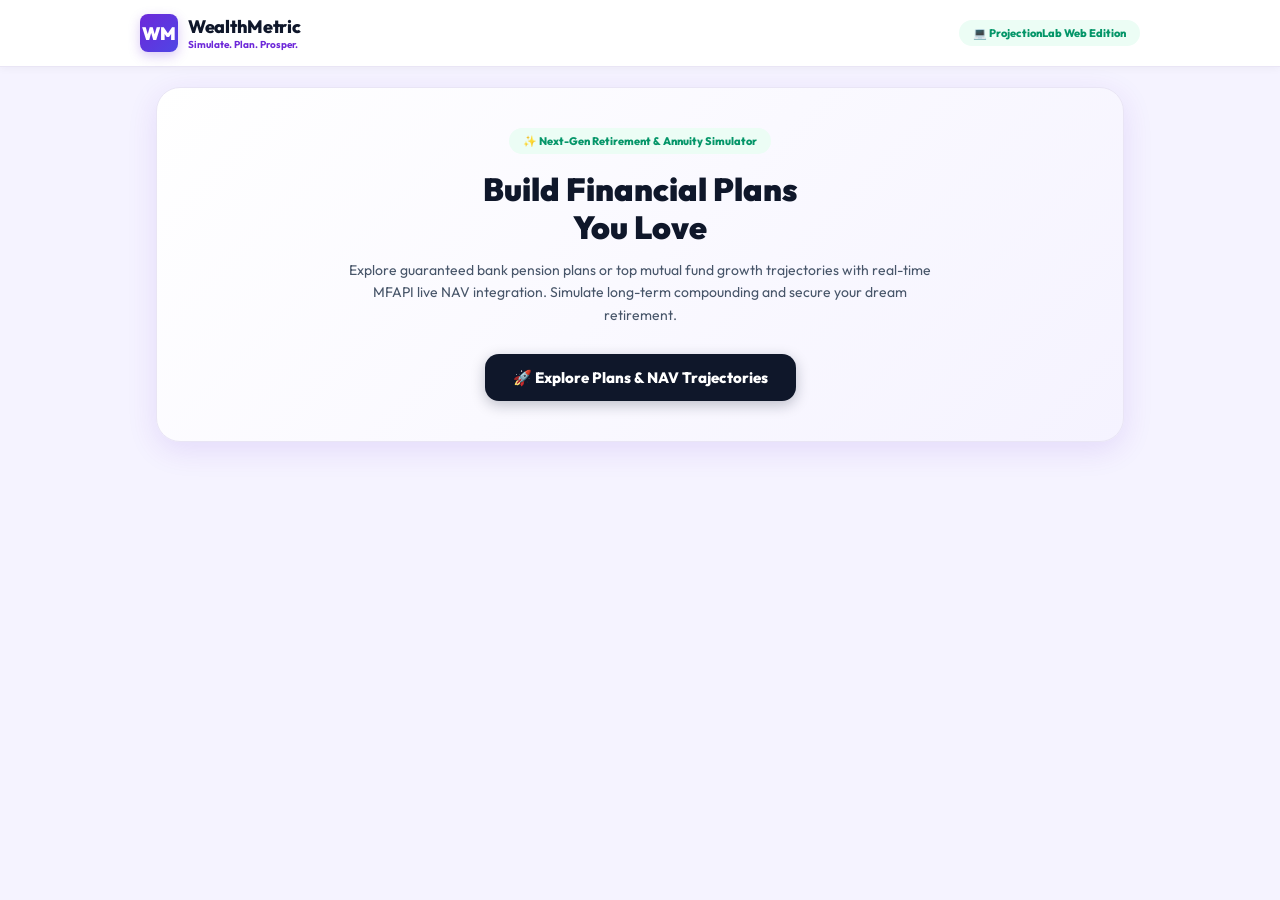
<file: index.html>
<!DOCTYPE html>
<html lang="en">
<head>
    <meta charset="UTF-8">
    <meta name="viewport" content="width=device-width, initial-scale=1.0">
    <title>WealthMetric - Simulate. Plan. Prosper.</title>
    <meta name="description" content="WealthMetric - Next-Gen Retirement & Annuity Simulator with Real-Time MFAPI Integration">
    <link rel="preconnect" href="https://fonts.googleapis.com">
    <link rel="preconnect" href="https://fonts.gstatic.com" crossorigin>
    <link href="https://fonts.googleapis.com/css2?family=Outfit:wght@300;400;500;600;700;800;900&display=swap" rel="stylesheet">
    <style>
        /* WealthMetric ProjectionLab Light Theme - 100% Embedded Single-File Bundle */
        :root {
            --app-bg: #F5F3FF;
            --card-surface: #FFFFFF;
            --card-surface-variant: #F3E8FF;
            --card-border: #E9E5F5;
            --surface-highlight: #EDE9FE;

            --text-primary: #0F172A;
            --text-secondary: #475569;
            --text-muted: #94A3B8;

            --purple-accent: #8B5CF6;
            --purple-dark: #6D28D9;
            --purple-light: #C4B5FD;
            --purple-container: #F3E8FF;

            --indigo-accent: #6366F1;
            --indigo-dark: #4F46E5;
            --indigo-light: #818CF8;
            --indigo-container: #EEF2FF;

            --emerald-primary: #10B981;
            --emerald-light: #34D399;
            --emerald-dark: #059669;
            --emerald-container: #ECFDF5;

            --cyan-accent: #06B6D4;
            --cyan-container: #CFFAFE;

            --rose-loss: #DC2626;
            --rose-container: rgba(220, 38, 38, 0.12);

            --dark-button: #0F172A;
            --dark-button-hover: #1E293B;

            --radius-sm: 8px;
            --radius-md: 14px;
            --radius-lg: 18px;
            --radius-xl: 24px;

            --shadow-soft: 0 4px 20px -2px rgba(109, 40, 217, 0.08);
            --shadow-card: 0 2px 12px rgba(15, 23, 42, 0.06);
            --shadow-elevated: 0 8px 30px rgba(109, 40, 217, 0.12);
        }

        * {
            box-sizing: border-box;
            margin: 0;
            padding: 0;
            font-family: 'Outfit', sans-serif;
        }

        body {
            background-color: var(--app-bg);
            color: var(--text-primary);
            min-height: 100vh;
            display: flex;
            flex-direction: column;
        }

        /* TOP APP BAR */
        .top-bar {
            background: #FFFFFF;
            border-bottom: 1px solid var(--card-border);
            padding: 14px 24px;
            position: sticky;
            top: 0;
            z-index: 100;
            box-shadow: 0 2px 8px rgba(15, 23, 42, 0.04);
        }

        .top-bar-container {
            max-width: 1000px;
            margin: 0 auto;
            display: flex;
            justify-content: space-between;
            align-items: center;
        }

        .brand-title {
            display: flex;
            align-items: center;
            gap: 10px;
            cursor: pointer;
        }

        .brand-icon-box {
            width: 38px;
            height: 38px;
            background: linear-gradient(135deg, var(--purple-dark), var(--indigo-dark));
            border-radius: var(--radius-sm);
            color: #FFFFFF;
            display: flex;
            align-items: center;
            justify-content: center;
            font-weight: 900;
            font-size: 18px;
            box-shadow: 0 4px 12px rgba(109, 40, 217, 0.25);
        }

        .brand-text h1 {
            font-size: 18px;
            font-weight: 800;
            color: var(--text-primary);
            letter-spacing: -0.3px;
        }

        .brand-text p {
            font-size: 10px;
            color: var(--purple-dark);
            font-weight: 700;
        }

        /* MAIN VIEW CONTAINER */
        .main-wrapper {
            max-width: 1000px;
            margin: 0 auto;
            width: 100%;
            padding: 20px 16px;
            flex: 1;
        }

        /* STEP BREADCRUMB HEADER */
        .breadcrumb-banner {
            background: var(--card-surface);
            border: 1px solid var(--card-border);
            border-radius: var(--radius-md);
            padding: 12px 18px;
            display: flex;
            justify-content: space-between;
            align-items: center;
            margin-bottom: 20px;
            box-shadow: var(--shadow-card);
        }

        .breadcrumb-tag {
            font-size: 10px;
            font-weight: 900;
            color: var(--purple-dark);
            letter-spacing: 0.5px;
            background: var(--purple-container);
            padding: 4px 8px;
            border-radius: 6px;
        }

        .btn-icon-back {
            background: var(--card-surface-variant);
            color: var(--purple-dark);
            border: 1px solid var(--card-border);
            padding: 6px 14px;
            border-radius: var(--radius-sm);
            font-size: 12px;
            font-weight: 700;
            cursor: pointer;
            display: inline-flex;
            align-items: center;
            gap: 6px;
            transition: all 0.15s ease;
        }

        .btn-icon-back:hover {
            background: var(--purple-light);
        }

        /* STEP 0: WELCOME LANDING CARD */
        .welcome-hero {
            background: linear-gradient(135deg, #FFFFFF 0%, #F5F3FF 100%);
            border: 1px solid var(--card-border);
            border-radius: var(--radius-xl);
            padding: 40px 24px;
            text-align: center;
            box-shadow: var(--shadow-elevated);
        }

        .hero-pill {
            display: inline-flex;
            align-items: center;
            gap: 6px;
            background: var(--emerald-container);
            color: var(--emerald-dark);
            padding: 6px 14px;
            border-radius: 20px;
            font-size: 11px;
            font-weight: 800;
            margin-bottom: 16px;
        }

        .hero-h1 {
            font-size: 32px;
            font-weight: 900;
            color: var(--text-primary);
            line-height: 1.2;
            margin-bottom: 12px;
        }

        .hero-desc {
            font-size: 14px;
            color: var(--text-secondary);
            max-width: 600px;
            margin: 0 auto 28px;
            line-height: 1.6;
        }

        .btn-dark-primary {
            background: var(--dark-button);
            color: #FFFFFF;
            border: none;
            padding: 14px 28px;
            font-size: 15px;
            font-weight: 800;
            border-radius: var(--radius-md);
            cursor: pointer;
            display: inline-flex;
            align-items: center;
            justify-content: center;
            gap: 8px;
            box-shadow: 0 4px 14px rgba(15, 23, 42, 0.25);
            transition: all 0.15s ease;
        }

        .btn-dark-primary:hover {
            background: var(--dark-button-hover);
            transform: translateY(-1px);
        }

        /* STEP 1: CATEGORY TAB SELECTOR */
        .plan-category-selector {
            background: var(--card-surface);
            border: 1px solid var(--card-border);
            border-radius: var(--radius-lg);
            padding: 14px;
            margin-bottom: 20px;
            box-shadow: var(--shadow-card);
        }

        .selector-grid {
            display: grid;
            grid-template-columns: 1fr 1fr;
            gap: 8px;
            background: var(--card-surface-variant);
            padding: 4px;
            border-radius: var(--radius-md);
        }

        .sel-tab {
            background: transparent;
            border: 1px solid transparent;
            padding: 10px;
            border-radius: var(--radius-sm);
            color: var(--text-secondary);
            cursor: pointer;
            display: flex;
            flex-direction: column;
            align-items: center;
            transition: all 0.2s ease;
        }

        .sel-tab.active {
            background: var(--card-surface);
            border-color: rgba(139, 92, 246, 0.4);
            color: var(--purple-dark);
            box-shadow: 0 2px 8px rgba(109, 40, 217, 0.1);
        }

        .sel-tab h4 { font-size: 13px; font-weight: 800; }
        .sel-tab span { font-size: 10px; color: var(--text-muted); }

        /* AMC PROVIDER FILTER CHIPS */
        .amc-chips-row {
            display: flex;
            gap: 8px;
            margin-bottom: 16px;
        }

        .chip-btn {
            background: var(--card-surface-variant);
            border: 1px solid transparent;
            color: var(--text-secondary);
            padding: 8px 16px;
            border-radius: 12px;
            font-size: 12px;
            font-weight: 700;
            cursor: pointer;
            flex: 1;
            transition: all 0.2s ease;
        }

        .chip-btn.active {
            background: var(--purple-container);
            color: var(--purple-dark);
            border-color: var(--purple-accent);
        }

        /* CARDS LIST */
        .cards-column {
            display: flex;
            flex-direction: column;
            gap: 14px;
        }

        .item-card {
            background: var(--card-surface);
            border: 1px solid var(--card-border);
            border-radius: var(--radius-lg);
            padding: 16px;
            box-shadow: var(--shadow-card);
            transition: all 0.15s ease;
            cursor: pointer;
        }

        .item-card:hover {
            border-color: var(--purple-accent);
            transform: translateY(-2px);
            box-shadow: var(--shadow-soft);
        }

        .badge-pill {
            display: inline-flex;
            align-items: center;
            padding: 3px 8px;
            border-radius: 6px;
            font-size: 10px;
            font-weight: 800;
        }

        .badge-purple { background: var(--purple-container); color: var(--purple-dark); }
        .badge-emerald { background: var(--emerald-container); color: var(--emerald-dark); }

        /* STEP 2: FULL-PAGE DETAILED VIEW */
        .live-nav-card {
            background: var(--app-bg);
            border: 1px solid var(--card-border);
            border-radius: var(--radius-lg);
            padding: 18px;
            margin-bottom: 16px;
        }

        .cagr-grid-4 {
            display: grid;
            grid-template-columns: repeat(4, 1fr);
            gap: 8px;
            margin-bottom: 16px;
        }

        .cagr-card-tile {
            padding: 10px 6px;
            border-radius: 12px;
            text-align: center;
        }

        .cagr-card-tile p { font-size: 9px; color: var(--text-secondary); margin-bottom: 2px; }
        .cagr-card-tile h4 { font-size: 13px; font-weight: 900; }

        .allocation-bar {
            display: flex;
            height: 8px;
            border-radius: 4px;
            overflow: hidden;
            background: var(--card-surface-variant);
            margin-top: 4px;
        }

        /* CANVAS INTERACTIVE GRAPH */
        .graph-container-card {
            background: var(--card-surface);
            border: 1px solid var(--card-border);
            border-radius: var(--radius-lg);
            padding: 16px;
            margin-bottom: 16px;
            box-shadow: var(--shadow-card);
        }

        .graph-tooltip-banner {
            background: var(--purple-container);
            border: 1px solid var(--purple-accent);
            border-radius: 10px;
            padding: 6px 12px;
            display: flex;
            justify-content: space-between;
            align-items: center;
            font-size: 11px;
            font-weight: 800;
            color: var(--purple-dark);
            margin-bottom: 10px;
        }

        canvas {
            width: 100%;
            height: 180px;
            display: block;
        }

        /* HISTORICAL SCHEDULE TABLE */
        .table-card-box {
            background: var(--card-surface);
            border: 1px solid var(--card-border);
            border-radius: var(--radius-lg);
            padding: 16px;
            margin-bottom: 20px;
            box-shadow: var(--shadow-card);
        }

        .table-scroll-container {
            max-height: 150px;
            overflow-y: auto;
            border-radius: var(--radius-sm);
            border: 1px solid var(--card-border);
        }

        table {
            width: 100%;
            border-collapse: collapse;
            font-size: 11px;
        }

        th {
            background: var(--card-surface-variant);
            color: var(--text-primary);
            font-weight: 800;
            padding: 6px 10px;
            text-align: left;
            position: sticky;
            top: 0;
        }

        td {
            padding: 6px 10px;
            border-bottom: 1px solid var(--card-border);
            color: var(--text-secondary);
        }

        tr:nth-child(even) td { background: var(--app-bg); }

        /* STEP 3: CALCULATOR & RESULTS */
        .calc-card-box {
            background: var(--card-surface);
            border: 1px solid var(--card-border);
            border-radius: var(--radius-lg);
            padding: 20px;
            margin-bottom: 20px;
            box-shadow: var(--shadow-card);
        }

        .input-row-grid {
            display: grid;
            grid-template-columns: 1fr 1fr;
            gap: 12px;
        }

        @media (max-width: 640px) {
            .input-row-grid { grid-template-columns: 1fr; }
            .cagr-grid-4 { grid-template-columns: repeat(2, 1fr); }
        }

        .form-field {
            margin-bottom: 12px;
        }

        .form-field label {
            display: block;
            font-size: 11px;
            font-weight: 800;
            color: var(--text-secondary);
            margin-bottom: 4px;
        }

        .form-input-box {
            width: 100%;
            background: var(--app-bg);
            border: 1px solid var(--card-border);
            border-radius: var(--radius-sm);
            padding: 8px 12px;
            color: var(--text-primary);
            font-size: 13px;
            font-weight: 700;
        }

        .form-input-box:focus {
            outline: none;
            border-color: var(--purple-accent);
        }

        .result-banner {
            background: var(--emerald-container);
            border: 1px solid rgba(16, 185, 129, 0.3);
            border-radius: var(--radius-lg);
            padding: 16px;
            margin-bottom: 16px;
        }

        .result-stat-box {
            background: var(--app-bg);
            border: 1px solid var(--card-border);
            border-radius: var(--radius-md);
            padding: 12px;
            margin-bottom: 8px;
        }

        .result-stat-box p { font-size: 10px; color: var(--text-secondary); }
        .result-stat-box h2 { font-size: 20px; font-weight: 900; color: var(--emerald-dark); margin-top: 2px; }

        /* SPINNER */
        .loader-spin {
            display: inline-block;
            width: 16px;
            height: 16px;
            border: 2px solid var(--card-border);
            border-radius: 50%;
            border-top-color: var(--purple-accent);
            animation: spin 0.8s linear infinite;
        }

        @keyframes spin {
            to { transform: rotate(360deg); }
        }
    </style>
</head>
<body>

    <!-- TOP APP BAR -->
    <header class="top-bar">
        <div class="top-bar-container">
            <div class="brand-title" onclick="navigateStep(0)">
                <div class="brand-icon-box">WM</div>
                <div class="brand-text">
                    <h1>WealthMetric</h1>
                    <p>Simulate. Plan. Prosper.</p>
                </div>
            </div>
            <span class="hero-pill" style="margin-bottom:0;">💻 ProjectionLab Web Edition</span>
        </div>
    </header>

    <!-- MAIN VIEW WRAPPER -->
    <main class="main-wrapper">

        <!-- STEP 0: WELCOME HERO LANDING PANE -->
        <div id="pane-welcome" class="step-pane">
            <div class="welcome-hero">
                <span class="hero-pill">✨ Next-Gen Retirement & Annuity Simulator</span>
                <h1 class="hero-h1">Build Financial Plans<br>You Love</h1>
                <p class="hero-desc">
                    Explore guaranteed bank pension plans or top mutual fund growth trajectories with real-time MFAPI live NAV integration. Simulate long-term compounding and secure your dream retirement.
                </p>
                <button class="btn-dark-primary" onclick="navigateStep(1)">
                    🚀 Explore Plans & NAV Trajectories
                </button>
            </div>
        </div>

        <!-- STEP 1: DUAL PLAN CATEGORY SELECTION PANE -->
        <div id="pane-selection" class="step-pane" style="display: none;">
            <div class="breadcrumb-banner">
                <div>
                    <span class="breadcrumb-tag">STEP 1 OF 3</span>
                    <span style="font-size: 12px; color: var(--text-secondary); margin-left: 8px;">• Explore Annuity & Pension Plans</span>
                </div>
                <button class="btn-icon-back" onclick="navigateStep(0)">🏠 Home</button>
            </div>

            <!-- CATEGORY SELECTOR HEADER -->
            <div class="plan-category-selector">
                <span style="font-size: 10px; font-weight: 900; color: var(--text-secondary); letter-spacing: 0.5px;">SELECT PLAN TYPE</span>
                <div class="selector-grid" style="margin-top: 8px;">
                    <button class="sel-tab active" onclick="setPlanCategory(0)">
                        <h4>🏦 Bank Pension Plans</h4>
                        <span>Guaranteed Income Stream</span>
                    </button>
                    <button class="sel-tab" onclick="setPlanCategory(1)">
                        <h4>📈 Mutual Fund Plans</h4>
                        <span>SBI • ICICI • LIC Funds</span>
                    </button>
                </div>
            </div>

            <!-- AMC PROVIDER CHIPS (Shown only for Mutual Fund category) -->
            <div id="amc-row" class="amc-chips-row" style="display: none;">
                <button class="chip-btn active" data-amc="SBI" onclick="setAmc('SBI')">SBI Mutual Fund</button>
                <button class="chip-btn" data-amc="ICICI" onclick="setAmc('ICICI')">ICICI Prudential MF</button>
                <button class="chip-btn" data-amc="LIC" onclick="setAmc('LIC')">LIC Mutual Fund</button>
            </div>

            <!-- CARDS LIST COLUMN -->
            <div id="selection-list-column" class="cards-column"></div>
        </div>

        <!-- STEP 2: DEDICATED FULL-PAGE NAV & PLAN OVERVIEW PANE -->
        <div id="pane-info" class="step-pane" style="display: none;">
            <div id="pane-info-content"></div>
        </div>

        <!-- STEP 3: RETIREMENT CALCULATOR & RESULTS PANE -->
        <div id="pane-calculator" class="step-pane" style="display: none;">
            <div class="breadcrumb-banner">
                <div>
                    <span class="breadcrumb-tag">STEP 3 OF 3</span>
                    <span style="font-size: 12px; color: var(--text-secondary); margin-left: 8px;">• Retirement Calculator & Results</span>
                </div>
                <button class="btn-icon-back" onclick="navigateStep(2)">← Back to Plan Info</button>
            </div>

            <div class="calc-card-box">
                <h3 style="font-size: 16px; font-weight: 900; margin-bottom: 14px;">⚙️ Retirement Inputs & Assumptions</h3>

                <div class="input-row-grid">
                    <div class="form-field">
                        <label for="currentAge">Current Age (Years)</label>
                        <input id="currentAge" type="number" class="form-input-box" value="35">
                    </div>
                    <div class="form-field">
                        <label for="retirementAge">Target Retirement Age</label>
                        <input id="retirementAge" type="number" class="form-input-box" value="60">
                    </div>
                </div>

                <div class="form-field">
                    <label for="currentCorpus">Current Accumulated Corpus (₹)</label>
                    <input id="currentCorpus" type="number" class="form-input-box" value="2500000">
                </div>

                <div class="form-field">
                    <label for="annualSavings">Annual Investment Contribution (₹/Year)</label>
                    <input id="annualSavings" type="number" class="form-input-box" value="100000">
                </div>

                <div class="form-field">
                    <label for="annualExpenditure">Target Annual Expenditure at Retirement (₹)</label>
                    <input id="annualExpenditure" type="number" class="form-input-box" value="600000">
                </div>

                <div class="form-field">
                    <label for="expectedAnnuityRate">Expected Annuity / Return Rate (% p.a.)</label>
                    <input id="expectedAnnuityRate" type="number" step="0.1" class="form-input-box" value="6.8">
                </div>
            </div>

            <!-- PROJECTION RESULTS CONTAINER -->
            <div id="calc-results-box"></div>
        </div>

    </main>

    <script>
        // WealthMetric ProjectionLab Web Edition - Exact Match to Kotlin Android App Logic

        // ==================== STATE MANAGEMENT ====================
        const appState = {
            step: 0, // 0 = Welcome, 1 = Plan Selection, 2 = Full Page NAV & Info, 3 = Calculator
            planCategory: 0, // 0 = Bank Pension Plans, 1 = Mutual Fund Plans
            selectedAmc: 'SBI',
            
            selectedPlan: null,
            selectedFund: null,
            isFetchingNav: false,

            retirementInput: {
                currentAge: 35,
                retirementAge: 60,
                currentCorpus: 2500000.0,
                annualSavings: 100000.0,
                annualExpenditure: 600000.0,
                annualInterest: 7.0,
                annualInflation: 6.0,
                expectedAnnuityRate: 6.8,
                payoutFrequency: 1 // 1 = Yearly, 12 = Monthly
            }
        };

        // ==================== PRECONFIGURED BANK PENSION PLANS ====================
        const bankPensionPlans = [
            {
                type: 'IMMEDIATE_PENSION',
                title: 'Immediate Pension Plan',
                shortDescription: 'Invest your retirement savings once in Rupees (₹) and start receiving a regular monthly/annual pension immediately.',
                bestFor: 'People who have already retired or have a retirement corpus ready in Rupees (₹).',
                about: 'The Immediate Pension Plan allows you to convert a lump-sum corpus in Rupees (₹) into an immediate lifetime pension stream. Once initialized, annuity payouts begin immediately without any waiting period.',
                howItWorks: 'You invest your accumulated retirement savings as a single lump sum in Rupees (₹). The annuity provider calculates your regular pension based on the prevailing rate (default 6.8%) and starts disbursing payments right away.',
                benefits: [
                    'Immediate financial security with guaranteed regular cash flows in Rupees (₹).',
                    'Zero accumulation waiting period – income starts right after setup.',
                    'Hassle-free management with fixed or escalating pension options.'
                ],
                defaultAnnuityRate: 6.8
            },
            {
                type: 'GUARANTEED_FUTURE_PENSION',
                title: 'Guaranteed Future Pension Plan',
                shortDescription: 'Invest a lump sum in Rupees (₹) today. Your money grows until retirement and then starts providing a regular pension.',
                bestFor: 'People who already have savings and are planning for retirement.',
                about: 'Designed for individuals with existing savings in Rupees (₹) who wish to lock in future pension income. Your principal grows compound interest until your chosen retirement age, after which annuity payments trigger automatically.',
                howItWorks: 'Your lump-sum investment compounds annually in Rupees (₹) until retirement. At retirement, the entire accumulated corpus converts into a lifetime annuity generating a regular annual pension (default rate 6.6%).',
                benefits: [
                    'Guaranteed compound growth on your existing savings until retirement.',
                    'Protects your future lifestyle against rising living expenses (inflation).',
                    'Offers clarity and confidence in setting retirement targets in Rupees (₹).'
                ],
                defaultAnnuityRate: 6.6
            },
            {
                type: 'RETIREMENT_WEALTH_BUILDER',
                title: 'Retirement Wealth Builder',
                shortDescription: 'Start with your existing savings in Rupees (₹) and continue investing every year until retirement. The total corpus is then used to generate pension.',
                bestFor: 'Working professionals planning long-term retirement.',
                about: 'Ideal for active earners looking to systematically build a formidable retirement nest egg over time in Rupees (₹). Combines existing capital with compounded annual savings up to your target retirement age.',
                howItWorks: 'Your existing corpus and ongoing annual contributions grow at the expected return rate until retirement age. Upon reaching retirement, the final corpus is deployed into an annuity yielding predictable yearly income in Rupees (₹) (default rate 6.7%).',
                benefits: [
                    'Disciplined wealth creation strategy for mid-career professionals.',
                    'Maximizes compounding benefits over remaining working years.',
                    'Generates a robust pension stream to match future living expenses in Rupees (₹).'
                ],
                defaultAnnuityRate: 6.7
            },
            {
                type: 'FLEXIBLE_PENSION',
                title: 'Flexible Pension Plan',
                shortDescription: 'Build your retirement corpus in Rupees (₹) and choose how you want to receive your pension after retirement (monthly, quarterly, half-yearly or yearly).',
                bestFor: 'People who want flexibility in retirement income.',
                about: 'Provides maximum customization over how and when you receive payouts after retirement. Adjust payment frequency to match your personal lifestyle and recurring bill schedules.',
                howItWorks: 'Accumulate savings until retirement age. Post-retirement, your corpus generates pension at a baseline rate (default 6.5%), and you choose monthly, quarterly, half-yearly, or annual disbursement in Rupees (₹).',
                benefits: [
                    'Customizable payout frequencies: Monthly, Quarterly, Half-Yearly, or Yearly in Rupees (₹).',
                    'Adaptable to changing post-retirement liquidity needs.',
                    'Combines safety of guaranteed returns with flexible cash flow schedules.'
                ],
                defaultAnnuityRate: 6.5
            }
        ];

        // ==================== PRECONFIGURED MUTUAL FUNDS (SBI, ICICI, LIC) ====================
        const mutualFundsData = [
            // SBI TOP 5
            {
                schemeCode: '119551', sfinCode: 'SBI-BCF-DG', amc: 'SBI', amcDisplay: 'SBI Mutual Fund',
                fundName: 'SBI Bluechip Fund Direct Growth', category: 'Large Cap Fund', benchmark: 'Nifty 50 TRI',
                launchDate: '01-Jan-2013', inceptionNav: 10.0, currentNav: 84.62, navDate: 'Latest', dailyChangePercent: 0.42,
                cagr1Year: 18.5, cagr3Year: 14.8, cagr5Year: 15.2, sinceInception: 15.8,
                equityPercent: 94.8, debtPercent: 0.0, cashPercent: 5.2,
                aboutText: 'Invests primarily in top 100 large-cap bluechip stocks in India, focusing on steady capital growth and bluechip market leaders.'
            },
            {
                schemeCode: '125497', sfinCode: 'SBI-SCF-DG', amc: 'SBI', amcDisplay: 'SBI Mutual Fund',
                fundName: 'SBI Small Cap Fund Direct Growth', category: 'Small Cap Fund', benchmark: 'BSE 250 SmallCap TRI',
                launchDate: '01-Jan-2013', inceptionNav: 10.0, currentNav: 168.45, navDate: 'Latest', dailyChangePercent: 0.85,
                cagr1Year: 28.2, cagr3Year: 22.4, cagr5Year: 26.4, sinceInception: 24.1,
                equityPercent: 91.5, debtPercent: 0.0, cashPercent: 8.5,
                aboutText: 'A high-growth small-cap fund seeking long-term capital appreciation by investing in emerging future leaders.'
            },
            {
                schemeCode: '119579', sfinCode: 'SBI-FEF-DG', amc: 'SBI', amcDisplay: 'SBI Mutual Fund',
                fundName: 'SBI Focused Equity Fund Direct Growth', category: 'Focused Fund (Max 30 Stocks)', benchmark: 'BSE 500 TRI',
                launchDate: '01-Jan-2013', inceptionNav: 10.0, currentNav: 312.18, navDate: 'Latest', dailyChangePercent: -0.15,
                cagr1Year: 19.4, cagr3Year: 15.6, cagr5Year: 16.8, sinceInception: 17.2,
                equityPercent: 95.8, debtPercent: 0.0, cashPercent: 4.2,
                aboutText: 'A conviction-driven portfolio limited to maximum 30 high-potential growth stocks across sectors.'
            },
            {
                schemeCode: '119598', sfinCode: 'SBI-CTF-DG', amc: 'SBI', amcDisplay: 'SBI Mutual Fund',
                fundName: 'SBI Contra Fund Direct Growth', category: 'Value / Contra Fund', benchmark: 'BSE 500 TRI',
                launchDate: '01-Jan-2013', inceptionNav: 10.0, currentNav: 364.92, navDate: 'Latest', dailyChangePercent: 1.12,
                cagr1Year: 38.6, cagr3Year: 27.5, cagr5Year: 24.1, sinceInception: 18.5,
                equityPercent: 88.6, debtPercent: 0.0, cashPercent: 11.4,
                aboutText: 'Follows a contrarian investment strategy, investing in undervalued out-of-favor companies poised for multi-year turnaround.'
            },
            {
                schemeCode: '119565', sfinCode: 'SBI-ELSS-DG', amc: 'SBI', amcDisplay: 'SBI Mutual Fund',
                fundName: 'SBI Long Term Equity Fund (ELSS) Direct Growth', category: 'Tax Saver ELSS (3Y Lock-in)', benchmark: 'BSE 500 TRI',
                launchDate: '01-Jan-2013', inceptionNav: 10.0, currentNav: 398.20, navDate: 'Latest', dailyChangePercent: 0.55,
                cagr1Year: 24.5, cagr3Year: 18.2, cagr5Year: 17.5, sinceInception: 16.9,
                equityPercent: 96.5, debtPercent: 0.0, cashPercent: 3.5,
                aboutText: 'Combines dual benefits of tax savings under Section 80C with long-term equity wealth generation.'
            },

            // ICICI TOP 5
            {
                schemeCode: '120586', sfinCode: 'EVIF', amc: 'ICICI', amcDisplay: 'ICICI Prudential MF',
                fundName: 'ICICI Prudential Bluechip Fund Direct Growth', category: 'Large Cap Fund', benchmark: 'Nifty 50 TRI',
                launchDate: '01-Jan-2013', inceptionNav: 10.0, currentNav: 112.34, navDate: 'Latest', dailyChangePercent: 0.68,
                cagr1Year: 22.4, cagr3Year: 17.8, cagr5Year: 16.5, sinceInception: 16.2,
                equityPercent: 93.8, debtPercent: 0.0, cashPercent: 6.2,
                aboutText: 'ICICI Prudential flagship large-cap equity fund investing in market leaders with strong corporate governance and cash flows.'
            },
            {
                schemeCode: '120594', sfinCode: 'ICICI-EDF-DG', amc: 'ICICI', amcDisplay: 'ICICI Prudential MF',
                fundName: 'ICICI Prudential Equity & Debt Fund Direct Growth', category: 'Aggressive Hybrid Fund', benchmark: 'Nifty 50 Hybrid 65:35',
                launchDate: '01-Jan-2013', inceptionNav: 10.0, currentNav: 345.80, navDate: 'Latest', dailyChangePercent: 0.32,
                cagr1Year: 26.5, cagr3Year: 20.8, cagr5Year: 18.9, sinceInception: 17.4,
                equityPercent: 68.2, debtPercent: 26.5, cashPercent: 5.3,
                aboutText: 'Maintains a balanced blend of 65-75% equities for growth and 25-35% high-grade fixed income bonds for stability.'
            },
            {
                schemeCode: '120621', sfinCode: 'ICICI-VDF-DG', amc: 'ICICI', amcDisplay: 'ICICI Prudential MF',
                fundName: 'ICICI Prudential Value Discovery Fund Direct Growth', category: 'Value Fund', benchmark: 'Nifty 500 TRI',
                launchDate: '01-Jan-2013', inceptionNav: 10.0, currentNav: 432.10, navDate: 'Latest', dailyChangePercent: 0.95,
                cagr1Year: 29.8, cagr3Year: 23.4, cagr5Year: 21.4, sinceInception: 19.1,
                equityPercent: 87.5, debtPercent: 4.2, cashPercent: 8.3,
                aboutText: 'Identifies high quality businesses available at significant discount to their intrinsic value for superior long-term returns.'
            },
            {
                schemeCode: '120597', sfinCode: 'ICICI-LMF-DG', amc: 'ICICI', amcDisplay: 'ICICI Prudential MF',
                fundName: 'ICICI Prudential Large & Mid Cap Fund Direct Growth', category: 'Large & Mid Cap Fund', benchmark: 'Nifty LargeMidcap 250 TRI',
                launchDate: '01-Jan-2013', inceptionNav: 10.0, currentNav: 85.90, navDate: 'Latest', dailyChangePercent: 0.45,
                cagr1Year: 25.1, cagr3Year: 19.6, cagr5Year: 19.2, sinceInception: 17.8,
                equityPercent: 94.6, debtPercent: 0.0, cashPercent: 5.4,
                aboutText: 'Combines stability of large-cap leaders (35%+) with dynamic upside growth potential of mid-cap companies (35%+).'
            },
            {
                schemeCode: '120614', sfinCode: 'ICICI-SCF-DG', amc: 'ICICI', amcDisplay: 'ICICI Prudential MF',
                fundName: 'ICICI Prudential Smallcap Fund Direct Growth', category: 'Small Cap Fund', benchmark: 'Nifty Smallcap 250 TRI',
                launchDate: '01-Jan-2013', inceptionNav: 10.0, currentNav: 92.40, navDate: 'Latest', dailyChangePercent: 0.72,
                cagr1Year: 27.6, cagr3Year: 21.9, cagr5Year: 24.8, sinceInception: 20.5,
                equityPercent: 90.8, debtPercent: 0.0, cashPercent: 9.2,
                aboutText: 'Invests in high-potential small businesses with strong market share expansion and earnings acceleration.'
            },

            // LIC TOP 5
            {
                schemeCode: '119717', sfinCode: 'LIC-LCF-DG', amc: 'LIC', amcDisplay: 'LIC Mutual Fund',
                fundName: 'LIC MF Large Cap Fund Direct Growth', category: 'Large Cap Fund', benchmark: 'Nifty 50 TRI',
                launchDate: '01-Jan-2013', inceptionNav: 10.0, currentNav: 52.80, navDate: 'Latest', dailyChangePercent: 0.28,
                cagr1Year: 16.4, cagr3Year: 13.2, cagr5Year: 13.8, sinceInception: 13.5,
                equityPercent: 95.5, debtPercent: 0.0, cashPercent: 4.5,
                aboutText: 'Backed by LIC heritage, focusing on steady capital preservation and long-term capital growth in India\'s top 100 bluechips.'
            },
            {
                schemeCode: '119728', sfinCode: 'LIC-FCF-DG', amc: 'LIC', amcDisplay: 'LIC Mutual Fund',
                fundName: 'LIC MF Flexi Cap Fund Direct Growth', category: 'Flexi Cap Fund', benchmark: 'Nifty 500 TRI',
                launchDate: '01-Jan-2013', inceptionNav: 10.0, currentNav: 89.60, navDate: 'Latest', dailyChangePercent: 0.50,
                cagr1Year: 18.2, cagr3Year: 14.1, cagr5Year: 14.9, sinceInception: 14.2,
                equityPercent: 92.8, debtPercent: 0.0, cashPercent: 7.2,
                aboutText: 'Dynamically shifts investments across large, mid, and small-cap opportunities based on evolving macro market trends.'
            },
            {
                schemeCode: '119736', sfinCode: 'LIC-INF-DG', amc: 'LIC', amcDisplay: 'LIC Mutual Fund',
                fundName: 'LIC MF Infrastructure Fund Direct Growth', category: 'Sectoral / Thematic Infrastructure', benchmark: 'Nifty Infrastructure TRI',
                launchDate: '01-Jan-2013', inceptionNav: 10.0, currentNav: 48.90, navDate: 'Latest', dailyChangePercent: 1.25,
                cagr1Year: 39.5, cagr3Year: 25.8, cagr5Year: 22.1, sinceInception: 15.6,
                equityPercent: 91.2, debtPercent: 0.0, cashPercent: 8.8,
                aboutText: 'Captures long-term growth opportunities in India\'s nation-building sectors including capital goods, energy, power, and logistics.'
            },
            {
                schemeCode: '119725', sfinCode: 'LIC-LMF-DG', amc: 'LIC', amcDisplay: 'LIC Mutual Fund',
                fundName: 'LIC MF Large & Mid Cap Fund Direct Growth', category: 'Large & Mid Cap Fund', benchmark: 'Nifty LargeMidcap 250 TRI',
                launchDate: '01-Jan-2013', inceptionNav: 10.0, currentNav: 38.40, navDate: 'Latest', dailyChangePercent: 0.38,
                cagr1Year: 21.0, cagr3Year: 15.9, cagr5Year: 16.2, sinceInception: 14.8,
                equityPercent: 93.9, debtPercent: 0.0, cashPercent: 6.1,
                aboutText: 'Maintains disciplined allocation across market-leading large caps and agile mid-caps for balanced risk-adjusted growth.'
            },
            {
                schemeCode: '119711', sfinCode: 'LIC-ELSS-DG', amc: 'LIC', amcDisplay: 'LIC Mutual Fund',
                fundName: 'LIC MF Tax Saver Fund Direct Growth', category: 'Tax Saver ELSS (3Y Lock-in)', benchmark: 'Nifty 500 TRI',
                launchDate: '01-Jan-2013', inceptionNav: 10.0, currentNav: 145.20, navDate: 'Latest', dailyChangePercent: 0.40,
                cagr1Year: 17.5, cagr3Year: 13.0, cagr5Year: 13.5, sinceInception: 13.9,
                equityPercent: 97.2, debtPercent: 0.0, cashPercent: 2.8,
                aboutText: 'Combines 80C income tax deduction benefits with wealth building through equity market participation.'
            }
        ];

        // ==================== MFAPI REST API INTEGRATION ====================
        async function fetchFundWith5YearNavHistory(fund) {
            const todayStr = new Date().toLocaleDateString('en-GB', { day: '2-digit', month: 'short', year: 'numeric' }).replace(/ /g, '-');
            try {
                const response = await fetch(`https://api.mfapi.in/mf/${fund.schemeCode}`);
                if (response.ok) {
                    const json = await response.json();
                    if (json.data && json.data.length > 0) {
                        const totalItems = json.data.length;
                        const latestItem = json.data[0];
                        const latestNav = parseFloat(latestItem.nav) || fund.currentNav;

                        const navPoints = [];
                        const step = Math.max(1, Math.floor(totalItems / 120));
                        for (let i = 0; i < totalItems; i += step) {
                            const item = json.data[i];
                            const navVal = parseFloat(item.nav);
                            if (navVal > 0) {
                                const formattedDate = formatDateString(item.date);
                                navPoints.push({ date: formattedDate, nav: navVal });
                            }
                        }
                        const chronological = navPoints.reverse();
                        if (chronological.length > 0 && chronological[chronological.length - 1].date !== todayStr) {
                            chronological.push({ date: todayStr, nav: latestNav });
                        }

                        const prevNav = json.data.length > 1 ? (parseFloat(json.data[1].nav) || latestNav) : latestNav;
                        const dailyChange = prevNav > 0 ? ((latestNav - prevNav) / prevNav) * 100.0 : 0.0;

                        return {
                            ...fund,
                            currentNav: Math.round(latestNav * 100) / 100,
                            navDate: todayStr,
                            dailyChangePercent: Math.round(dailyChange * 100) / 100,
                            navHistory5Y: chronological
                        };
                    }
                }
            } catch (_e) {
                console.warn('MFAPI unavailable, generating fallback dynamic market curve');
            }
            return generateFallbackDynamicNav(fund);
        }

        function formatDateString(rawDate) {
            try {
                const parts = rawDate.split("-");
                if (parts.length === 3) {
                    const day = parts[0].padStart(2, '0');
                    const monthInt = parseInt(parts[1], 10) || 1;
                    const year = parts[2];
                    const months = ["Jan", "Feb", "Mar", "Apr", "May", "Jun", "Jul", "Aug", "Sep", "Oct", "Nov", "Dec"];
                    const monthStr = months[monthInt - 1] || "Aug";
                    return `${day}-${monthStr}-${year}`;
                }
            } catch (_e) {}
            return rawDate;
        }

        function generateFallbackDynamicNav(fund) {
            const today = new Date();
            const todayStr = today.toLocaleDateString('en-GB', { day: '2-digit', month: 'short', year: 'numeric' }).replace(/ /g, '-');
            const liveNav = fund.currentNav;
            const navHistory = [];
            const startNav = Math.max(10.0, liveNav / Math.pow(1.0 + fund.cagr5Year / 100.0, 5.0));

            const totalPoints = 120;
            for (let i = 0; i <= totalPoints; i++) {
                const progress = i / totalPoints;
                const d = new Date(today);
                d.setDate(d.getDate() - (totalPoints - i) * 7);
                const dateStr = d.toLocaleDateString('en-GB', { day: '2-digit', month: 'short', year: 'numeric' }).replace(/ /g, '-');

                const baseNav = startNav * Math.pow(liveNav / startNav, progress);
                const majorCycle = Math.sin(progress * 14 * Math.PI) * (baseNav * 0.08);
                const midCycle = Math.cos(progress * 32 * Math.PI) * (baseNav * 0.04);
                const noise = Math.sin(progress * 75 * Math.PI) * (baseNav * 0.02);

                const pointNav = i === totalPoints ? liveNav : Math.max(10.0, baseNav + majorCycle + midCycle + noise);
                navHistory.push({ date: dateStr, nav: Math.round(pointNav * 100) / 100 });
            }

            return {
                ...fund,
                currentNav: Math.round(liveNav * 100) / 100,
                navDate: todayStr,
                navHistory5Y: navHistory
            };
        }

        // ==================== WIZARD STEP NAVIGATION ====================
        function navigateStep(targetStep) {
            appState.step = targetStep;
            document.querySelectorAll('.step-pane').forEach(pane => pane.style.display = 'none');

            if (targetStep === 0) {
                document.getElementById('pane-welcome').style.display = 'block';
            } else if (targetStep === 1) {
                document.getElementById('pane-selection').style.display = 'block';
                renderSelectionPane();
            } else if (targetStep === 2) {
                document.getElementById('pane-info').style.display = 'block';
                renderFullPageInfoPane();
            } else if (targetStep === 3) {
                document.getElementById('pane-calculator').style.display = 'block';
                calculateRetirementProjections();
            }
        }

        function setPlanCategory(catIndex) {
            appState.planCategory = catIndex;
            document.querySelectorAll('.sel-tab').forEach((t, idx) => {
                if (idx === catIndex) t.classList.add('active');
                else t.classList.remove('active');
            });
            document.getElementById('amc-row').style.display = catIndex === 1 ? 'flex' : 'none';
            renderSelectionPane();
        }

        function setAmc(amcName) {
            appState.selectedAmc = amcName;
            document.querySelectorAll('.chip-btn').forEach(c => {
                if (c.dataset.amc === amcName) c.classList.add('active');
                else c.classList.remove('active');
            });
            renderSelectionPane();
        }

        // ==================== RENDERING SELECTION PANE (STEP 1) ====================
        function renderSelectionPane() {
            const column = document.getElementById('selection-list-column');
            column.innerHTML = '';

            if (appState.planCategory === 0) {
                // Bank Pension Plans
                bankPensionPlans.forEach(plan => {
                    const div = document.createElement('div');
                    div.className = 'item-card';
                    div.onclick = () => selectBankPlan(plan.type);
                    div.innerHTML = `
                        <div style="display:flex; justify-content:space-between; align-items:center;">
                            <div>
                                <span class="badge-pill badge-emerald">Bank Pension Plan</span>
                                <h3 style="font-size: 16px; margin-top: 6px; font-weight: 800;">${plan.title}</h3>
                                <p style="font-size: 12px; color: var(--text-secondary); margin-top: 4px;">${plan.shortDescription}</p>
                            </div>
                            <div style="text-align: right; background: var(--emerald-container); padding: 8px 14px; border-radius: 12px;">
                                <span style="font-size: 10px; color: var(--emerald-dark); font-weight: 800;">ANNUM RATE</span>
                                <h4 style="font-size: 16px; color: var(--emerald-dark); font-weight: 900;">${plan.defaultAnnuityRate}% p.a.</h4>
                            </div>
                        </div>
                    `;
                    column.appendChild(div);
                });
            } else {
                // Mutual Fund Plans
                const funds = mutualFundsData.filter(f => f.amc === appState.selectedAmc);
                funds.forEach(fund => {
                    const div = document.createElement('div');
                    div.className = 'item-card';
                    div.onclick = () => selectMutualFundObject(fund.schemeCode);
                    const isPos = fund.dailyChangePercent >= 0;

                    div.innerHTML = `
                        <div style="display:flex; justify-content:space-between; align-items:flex-start;">
                            <div>
                                <span class="badge-pill badge-purple">${fund.amcDisplay}</span>
                                <h3 style="font-size: 16px; margin-top: 6px; font-weight: 800;">${fund.fundName}</h3>
                                <p style="font-size: 11px; color: var(--text-secondary); margin-top: 2px;">${fund.category} • SFIN: ${fund.sfinCode}</p>
                            </div>
                            <div style="text-align: right; background: var(--emerald-container); padding: 6px 12px; border-radius: 12px;">
                                <span style="font-size: 9px; color: var(--emerald-dark); font-weight: 800;">5Y CAGR</span>
                                <h4 style="font-size: 15px; color: var(--emerald-dark); font-weight: 900;">${fund.cagr5Year}%</h4>
                            </div>
                        </div>
                        <div style="display:flex; justify-content:space-between; align-items:center; margin-top: 12px; padding-top: 10px; border-top: 1px solid var(--card-border);">
                            <div>
                                <span style="font-size: 10px; color: var(--text-muted);">Live NAV</span>
                                <h4 style="font-size: 14px; font-weight: 800;">₹${fund.currentNav.toFixed(2)} 
                                    <span style="font-size: 10px; color:${isPos ? 'var(--emerald-dark)' : 'var(--rose-loss)'}; font-weight: 800;">${isPos ? '+' : ''}${fund.dailyChangePercent}%</span>
                                </h4>
                            </div>
                            <button class="btn-dark-primary" style="padding: 6px 14px; font-size: 11px; border-radius: 10px;">
                                View 5Y NAV & Calculate →
                            </button>
                        </div>
                    `;
                    column.appendChild(div);
                });
            }
        }

        function selectBankPlan(planType) {
            const plan = bankPensionPlans.find(p => p.type === planType);
            if (!plan) return;

            appState.selectedFund = null;
            appState.selectedPlan = plan;
            appState.retirementInput.expectedAnnuityRate = plan.defaultAnnuityRate;
            appState.retirementInput.annualInterest = plan.defaultAnnuityRate;

            navigateStep(2);
        }

        async function selectMutualFundObject(schemeCode) {
            const rawFund = mutualFundsData.find(f => f.schemeCode === schemeCode);
            if (!rawFund) return;

            appState.selectedFund = rawFund;
            appState.selectedPlan = {
                title: `${rawFund.fundName} (${rawFund.cagr5Year}% p.a.)`,
                shortDescription: `${rawFund.category} • Benchmark: ${rawFund.benchmark}`,
                about: rawFund.aboutText,
                howItWorks: `Capital and contributions compound at the 5-Year CAGR of ${rawFund.cagr5Year}% p.a. until target retirement age.`,
                benefits: [
                    `High return potential with 5-Year historical CAGR of ${rawFund.cagr5Year}% p.a.`,
                    `Managed by ${rawFund.amcDisplay} under ${rawFund.category} regulations.`,
                    `Integrated with retirement goal planning and annual expenditure calculations.`
                ],
                defaultAnnuityRate: rawFund.cagr5Year
            };

            appState.retirementInput.expectedAnnuityRate = rawFund.cagr5Year;
            appState.retirementInput.annualInterest = rawFund.cagr5Year;

            navigateStep(2);

            // Fetch live NAV & 5Y NAV trajectory from REST API
            appState.isFetchingNav = true;
            renderFullPageInfoPane();

            const updatedFund = await fetchFundWith5YearNavHistory(rawFund);
            appState.selectedFund = updatedFund;
            appState.isFetchingNav = false;
            renderFullPageInfoPane();
        }

        // ==================== RENDERING FULL PAGE NAV & PLAN INFO (STEP 2) ====================
        function renderFullPageInfoPane() {
            const container = document.getElementById('pane-info-content');
            const isFund = !!appState.selectedFund;
            const fund = appState.selectedFund;
            const plan = appState.selectedPlan;

            const currencyFormat = new Intl.NumberFormat('en-IN', { style: 'currency', currency: 'INR' });

            let html = `
                <div class="breadcrumb-banner">
                    <div>
                        <span class="breadcrumb-tag">STEP 2 OF 3</span>
                        <span style="font-size: 12px; color: var(--text-secondary); margin-left: 8px;">• ${isFund ? 'Fund Overview & NAV Trajectory' : 'Plan Overview & Cash Flow'}</span>
                    </div>
                    <button class="btn-icon-back" onclick="navigateStep(1)">← Back to Plans</button>
                </div>
            `;

            if (isFund) {
                const isPos = fund.dailyChangePercent >= 0;
                html += `
                    <div class="live-nav-card">
                        <div style="display:flex; justify-content:space-between; align-items:flex-start;">
                            <div>
                                <div style="display:flex; gap:6px; align-items:center;">
                                    <span class="badge-pill badge-purple">${fund.amcDisplay}</span>
                                    <span class="badge-pill" style="background:var(--card-surface-variant); color:var(--text-secondary);">SFIN: ${fund.sfinCode}</span>
                                </div>
                                <h2 style="font-size: 20px; font-weight: 900; margin-top: 8px;">${fund.fundName}</h2>
                                <p style="font-size: 11px; color: var(--purple-dark); font-weight: 700;">${fund.category} • Benchmark: ${fund.benchmark}</p>
                            </div>
                        </div>

                        <div style="display:flex; justify-content:space-between; align-items:center; margin-top: 14px; padding-top: 12px; border-top: 1px solid var(--card-border);">
                            <div>
                                <span style="font-size: 11px; color: var(--text-secondary);">Latest Live NAV (${fund.navDate})</span>
                                <h1 style="font-size: 26px; font-weight: 900; color: var(--text-primary); margin-top: 2px;">
                                    ${currencyFormat.format(fund.currentNav)}
                                    <span class="badge-pill ${isPos ? 'badge-emerald' : ''}" style="${!isPos ? 'background:var(--rose-container); color:var(--rose-loss);' : ''}">
                                        ${isPos ? '+' : ''}${fund.dailyChangePercent}%
                                    </span>
                                </h1>
                            </div>
                            ${appState.isFetchingNav ? '<div class="loader-spin"></div>' : ''}
                        </div>

                        <div style="display:flex; justify-content:space-between; margin-top: 12px; font-size: 11px; color: var(--text-muted); padding-top: 8px; border-top: 1px dashed var(--card-border);">
                            <span>Inception NAV: <strong>₹${fund.inceptionNav.toFixed(2)}</strong></span>
                            <span>Launch Date: <strong>${fund.launchDate}</strong></span>
                        </div>
                    </div>

                    <!-- 4-PERIOD CAGR TILES -->
                    <div class="cagr-grid-4">
                        <div class="cagr-card-tile" style="background:var(--indigo-container); color:var(--indigo-dark);"><p>1Y CAGR</p><h4>${fund.cagr1Year}%</h4></div>
                        <div class="cagr-card-tile" style="background:var(--purple-container); color:var(--purple-dark);"><p>3Y CAGR</p><h4>${fund.cagr3Year}%</h4></div>
                        <div class="cagr-card-tile" style="background:var(--emerald-container); color:var(--emerald-dark);"><p>5Y CAGR</p><h4>${fund.cagr5Year}%</h4></div>
                        <div class="cagr-card-tile" style="background:var(--cyan-container); color:var(--cyan-accent);"><p>Inception</p><h4>${fund.sinceInception}%</h4></div>
                    </div>

                    <!-- ASSET ALLOCATION PILL BAR -->
                    <div style="margin-bottom: 16px;">
                        <div style="display:flex; justify-content:space-between; font-size: 11px; font-weight: 800;">
                            <span>Asset Allocation</span>
                            <span style="color:var(--text-secondary); font-size: 10px;">Equity: ${fund.equityPercent}% | Cash: ${fund.cashPercent}%</span>
                        </div>
                        <div class="allocation-bar">
                            <div style="width: ${fund.equityPercent}%; background: var(--indigo-accent);"></div>
                            ${fund.debtPercent > 0 ? `<div style="width: ${fund.debtPercent}%; background: var(--cyan-accent);"></div>` : ''}
                            <div style="flex:1; background: var(--emerald-light);"></div>
                        </div>
                    </div>

                    <!-- 5-YEAR INTERACTIVE CANVAS CURVE -->
                    <div class="graph-container-card">
                        <div style="display:flex; justify-content:space-between; align-items:center; margin-bottom: 10px;">
                            <h3 style="font-size: 14px; font-weight: 800;">📈 5-Year NAV Trajectory Curve</h3>
                            <span class="badge-pill badge-purple">Interactive</span>
                        </div>
                        <div class="graph-tooltip-banner">
                            <span id="canvas-touch-date">👆 Touch or drag across graph to inspect daily NAV & date</span>
                            <span id="canvas-touch-nav">💰 Live MFAPI</span>
                        </div>
                        <canvas id="interactiveCanvas"></canvas>
                    </div>

                    <!-- HISTORICAL NAV SCHEDULE TABLE -->
                    <div class="table-card-box">
                        <h3 style="font-size: 13px; font-weight: 800; margin-bottom: 8px;">Historical NAV Schedule</h3>
                        <div class="table-scroll-container">
                            <table>
                                <thead>
                                    <tr><th>Date</th><th>NAV (₹)</th></tr>
                                </thead>
                                <tbody>
                                    ${(fund.navHistory5Y || []).slice(-30).reverse().map((pt) => `
                                        <tr>
                                            <td>${pt.date}</td>
                                            <td style="font-weight: 700; color: var(--text-primary);">₹${pt.nav.toFixed(2)}</td>
                                        </tr>
                                    `).join('')}
                                </tbody>
                            </table>
                        </div>
                    </div>
                `;
            } else {
                html += `
                    <div class="live-nav-card" style="background: var(--emerald-container); border-color: rgba(16, 185, 129, 0.3);">
                        <span class="badge-pill badge-emerald">Bank Pension Plan</span>
                        <h2 style="font-size: 22px; font-weight: 900; margin-top: 8px; color: var(--emerald-dark);">${plan.title}</h2>
                        <p style="font-size: 12px; color: var(--text-secondary); margin-top: 4px;">${plan.shortDescription}</p>
                        <div style="margin-top: 12px; padding-top: 10px; border-top: 1px solid rgba(16, 185, 129, 0.2);">
                            <span style="font-size: 12px; font-weight: 900; color: var(--emerald-dark);">Guaranteed Rate: ${plan.defaultAnnuityRate}% p.a.</span>
                            <p style="font-size: 11px; color: var(--text-secondary); margin-top: 2px;">Best For: ${plan.bestFor}</p>
                        </div>
                    </div>
                `;
            }

            html += `
                <div class="table-card-box">
                    <h3 style="font-size: 14px; font-weight: 800; margin-bottom: 6px;">About this Plan</h3>
                    <p style="font-size: 12px; color: var(--text-secondary); line-height: 1.6;">${plan.about}</p>
                </div>

                <div class="table-card-box">
                    <h3 style="font-size: 14px; font-weight: 800; margin-bottom: 6px;">How it Works</h3>
                    <p style="font-size: 12px; color: var(--text-secondary); line-height: 1.6;">${plan.howItWorks}</p>
                </div>

                <button class="btn-dark-primary" style="width: 100%; padding: 16px; font-size: 16px; margin-top: 8px;" onclick="navigateStep(3)">
                    🧮 Calculate Plan (${plan.defaultAnnuityRate}% p.a.)
                </button>
            `;

            container.innerHTML = html;

            if (isFund && fund.navHistory5Y && fund.navHistory5Y.length > 0) {
                setTimeout(() => initInteractiveCanvas(fund.navHistory5Y), 60);
            }
        }

        // ==================== INTERACTIVE CANVAS GRAPH WITH TOUCH TOOLTIP ====================
        function initInteractiveCanvas(navPoints) {
            const canvas = document.getElementById('interactiveCanvas');
            if (!canvas) return;

            const ctx = canvas.getContext('2d');
            const rect = canvas.getBoundingClientRect();
            canvas.width = rect.width * (window.devicePixelRatio || 2);
            canvas.height = 180 * (window.devicePixelRatio || 2);

            const width = canvas.width;
            const height = canvas.height;

            const navValues = navPoints.map(p => p.nav);
            const minNav = Math.min(...navValues) * 0.95;
            const maxNav = Math.max(...navValues) * 1.05;

            function renderFrame(activeIndex = null) {
                ctx.clearRect(0, 0, width, height);

                if (navPoints.length < 2) return;

                // Path
                ctx.beginPath();
                navValues.forEach((nav, i) => {
                    const x = (i / (navValues.length - 1)) * width;
                    const y = height - ((nav - minNav) / (maxNav - minNav)) * height;
                    if (i === 0) ctx.moveTo(x, y);
                    else ctx.lineTo(x, y);
                });

                // Gradient Fill
                const gradient = ctx.createLinearGradient(0, 0, 0, height);
                gradient.addColorStop(0, 'rgba(139, 92, 246, 0.35)');
                gradient.addColorStop(1, 'rgba(139, 92, 246, 0.02)');

                ctx.lineTo(width, height);
                ctx.lineTo(0, height);
                ctx.closePath();
                ctx.fillStyle = gradient;
                ctx.fill();

                // Curve stroke
                ctx.beginPath();
                navValues.forEach((nav, i) => {
                    const x = (i / (navValues.length - 1)) * width;
                    const y = height - ((nav - minNav) / (maxNav - minNav)) * height;
                    if (i === 0) ctx.moveTo(x, y);
                    else ctx.lineTo(x, y);
                });
                ctx.strokeStyle = '#8B5CF6';
                ctx.lineWidth = 3 * (window.devicePixelRatio || 2);
                ctx.stroke();

                // Active pointer indicator
                if (activeIndex !== null && activeIndex >= 0 && activeIndex < navPoints.length) {
                    const pt = navPoints[activeIndex];
                    const activeX = (activeIndex / (navPoints.length - 1)) * width;
                    const activeY = height - ((pt.nav - minNav) / (maxNav - minNav)) * height;

                    // Dashed vertical line
                    ctx.beginPath();
                    ctx.setLineDash([8, 8]);
                    ctx.moveTo(activeX, 0);
                    ctx.lineTo(activeX, height);
                    ctx.strokeStyle = '#6D28D9';
                    ctx.lineWidth = 2 * (window.devicePixelRatio || 2);
                    ctx.stroke();
                    ctx.setLineDash([]);

                    // Outer Halo
                    ctx.beginPath();
                    ctx.arc(activeX, activeY, 10 * (window.devicePixelRatio || 2), 0, 2 * Math.PI);
                    ctx.fillStyle = 'rgba(139, 92, 246, 0.3)';
                    ctx.fill();

                    // Inner Dot
                    ctx.beginPath();
                    ctx.arc(activeX, activeY, 5 * (window.devicePixelRatio || 2), 0, 2 * Math.PI);
                    ctx.fillStyle = '#6D28D9';
                    ctx.fill();

                    // Update Tooltip Banner
                    document.getElementById('canvas-touch-date').innerText = `📅 Date: ${pt.date}`;
                    document.getElementById('canvas-touch-nav').innerText = `💰 NAV: ₹${pt.nav.toFixed(2)}`;
                }
            }

            renderFrame();

            function onPointerMove(e) {
                const bounds = canvas.getBoundingClientRect();
                const clientX = e.touches ? e.touches[0].clientX : e.clientX;
                const ratio = (clientX - bounds.left) / bounds.width;
                const idx = Math.min(navPoints.length - 1, Math.max(0, Math.round(ratio * (navPoints.length - 1))));
                renderFrame(idx);
            }

            canvas.onmousemove = onPointerMove;
            canvas.ontouchmove = onPointerMove;
        }

        // ==================== STEP 3: CALCULATOR MATH ====================
        function calculateRetirementProjections() {
            const input = appState.retirementInput;
            const years = Math.max(0, input.retirementAge - input.currentAge);

            const rate = input.annualInterest / 100.0;
            let accumulatedCorpus = input.currentCorpus * Math.pow(1 + rate, years);
            for (let i = 0; i < years; i++) {
                accumulatedCorpus += input.annualSavings * Math.pow(1 + rate, years - i - 1);
            }

            const infl = input.annualInflation / 100.0;
            const targetExpenditure = input.annualExpenditure * Math.pow(1 + infl, years);

            const annuityRate = input.expectedAnnuityRate / 100.0;
            const annualAnnuityIncome = accumulatedCorpus * annuityRate;

            const diff = annualAnnuityIncome - targetExpenditure;
            const isSurplus = diff >= 0;

            const currencyFormat = new Intl.NumberFormat('en-IN', { style: 'currency', currency: 'INR' });

            const box = document.getElementById('calc-results-box');
            box.innerHTML = `
                <div class="result-banner" style="background:${isSurplus ? 'var(--emerald-container)' : 'var(--rose-container)'}; border-color:${isSurplus ? 'rgba(16,185,129,0.3)' : 'rgba(220,38,38,0.3)'}">
                    <h3 style="font-size: 16px; color:${isSurplus ? 'var(--emerald-dark)' : 'var(--rose-loss)'}">
                        ${isSurplus ? '🎉 TARGET RETIREMENT GOAL ACHIEVED' : '⚠️ RETIREMENT DEFICIT DETECTED'}
                    </h3>
                    <p style="font-size: 12px; color: var(--text-secondary); margin-top: 2px;">
                        ${isSurplus ? 'Your projected corpus will generate more pension than required expenditure.' : 'Additional annual savings recommended to cover future inflation expenditure.'}
                    </p>
                </div>

                <div class="result-stat-box">
                    <p>Projected Accumulated Corpus at Age ${input.retirementAge}</p>
                    <h2>${currencyFormat.format(accumulatedCorpus)}</h2>
                </div>

                <div class="result-stat-box">
                    <p>Annual Pension Stream Generated (${input.expectedAnnuityRate}% p.a.)</p>
                    <h2 style="color: var(--purple-dark);">${currencyFormat.format(annualAnnuityIncome)} / Year</h2>
                </div>

                <div class="result-stat-box">
                    <p>Target Annual Expenditure at Age ${input.retirementAge} (6% Inflation)</p>
                    <h3 style="font-size: 18px; color:${isSurplus ? 'var(--emerald-dark)' : 'var(--rose-loss)'}">
                        ${currencyFormat.format(targetExpenditure)} (${isSurplus ? 'Surplus ' + currencyFormat.format(diff) : 'Deficit ' + currencyFormat.format(Math.abs(diff))})
                    </h3>
                </div>
            `;
        }

        // ==================== EVENT BINDINGS ====================
        document.addEventListener('DOMContentLoaded', () => {
            ['currentAge', 'retirementAge', 'currentCorpus', 'annualSavings', 'annualExpenditure', 'expectedAnnuityRate'].forEach(id => {
                const input = document.getElementById(id);
                if (input) {
                    input.addEventListener('input', (e) => {
                        appState.retirementInput[id] = parseFloat(e.target.value) || 0;
                        if (appState.step === 3) calculateRetirementProjections();
                    });
                }
            });

            navigateStep(0);
        });
    </script>
</body>
</html>
</file>
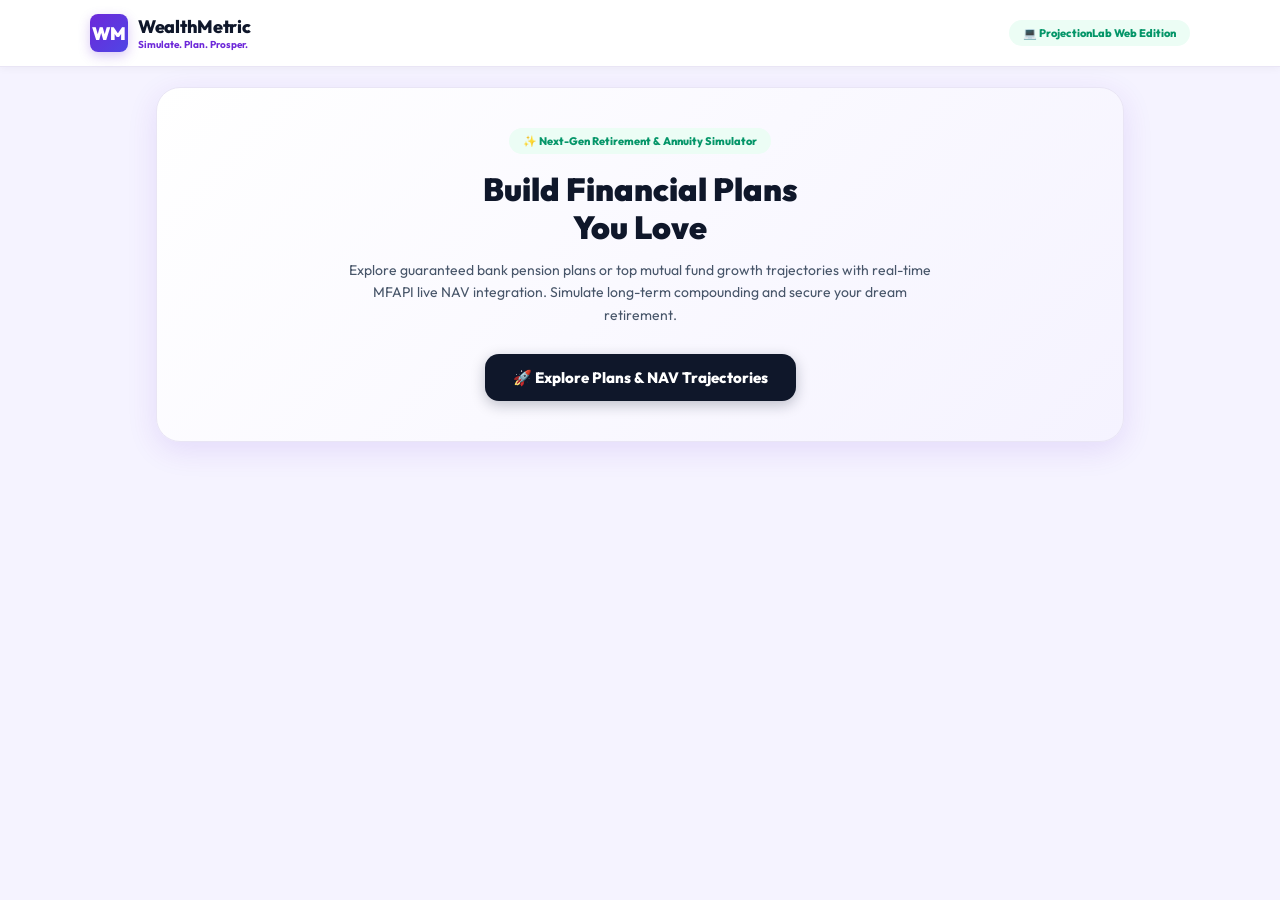
<file: web_app/index.html>
<!DOCTYPE html>
<html lang="en">
<head>
    <meta charset="UTF-8">
    <meta name="viewport" content="width=device-width, initial-scale=1.0">
    <title>WealthMetric - Simulate. Plan. Prosper.</title>
    <link rel="stylesheet" href="styles.css">
</head>
<body>

    <!-- TOP APP BAR -->
    <header class="top-bar">
        <div class="top-bar-container">
            <div class="brand-title" onclick="navigateStep(0)">
                <div class="brand-icon-box">WM</div>
                <div class="brand-text">
                    <h1>WealthMetric</h1>
                    <p>Simulate. Plan. Prosper.</p>
                </div>
            </div>
            <span class="hero-pill" style="margin-bottom:0;">💻 ProjectionLab Web Edition</span>
        </div>
    </header>

    <!-- MAIN VIEW WRAPPER -->
    <main class="main-wrapper">

        <!-- STEP 0: WELCOME HERO LANDING PANE -->
        <div id="pane-welcome" class="step-pane">
            <div class="welcome-hero">
                <span class="hero-pill">✨ Next-Gen Retirement & Annuity Simulator</span>
                <h1 class="hero-h1">Build Financial Plans<br>You Love</h1>
                <p class="hero-desc">
                    Explore guaranteed bank pension plans or top mutual fund growth trajectories with real-time MFAPI live NAV integration. Simulate long-term compounding and secure your dream retirement.
                </p>
                <button class="btn-dark-primary" onclick="navigateStep(1)">
                    🚀 Explore Plans & NAV Trajectories
                </button>
            </div>
        </div>

        <!-- STEP 1: DUAL PLAN CATEGORY SELECTION PANE -->
        <div id="pane-selection" class="step-pane" style="display: none;">
            <div class="breadcrumb-banner">
                <div>
                    <span class="breadcrumb-tag">STEP 1 OF 3</span>
                    <span style="font-size: 12px; color: var(--text-secondary); margin-left: 8px;">• Explore Annuity & Pension Plans</span>
                </div>
                <button class="btn-icon-back" onclick="navigateStep(0)">🏠 Home</button>
            </div>

            <!-- CATEGORY SELECTOR HEADER -->
            <div class="plan-category-selector">
                <span style="font-size: 10px; font-weight: 900; color: var(--text-secondary); letter-spacing: 0.5px;">SELECT PLAN TYPE</span>
                <div class="selector-grid" style="margin-top: 8px;">
                    <button class="sel-tab active" onclick="setPlanCategory(0)">
                        <h4>🏦 Bank Pension Plans</h4>
                        <span>Guaranteed Income Stream</span>
                    </button>
                    <button class="sel-tab" onclick="setPlanCategory(1)">
                        <h4>📈 Mutual Fund Plans</h4>
                        <span>SBI • ICICI • LIC Funds</span>
                    </button>
                </div>
            </div>

            <!-- AMC PROVIDER CHIPS (Shown only for Mutual Fund category) -->
            <div id="amc-row" class="amc-chips-row" style="display: none;">
                <button class="chip-btn active" data-amc="SBI" onclick="setAmc('SBI')">SBI Mutual Fund</button>
                <button class="chip-btn" data-amc="ICICI" onclick="setAmc('ICICI')">ICICI Prudential MF</button>
                <button class="chip-btn" data-amc="LIC" onclick="setAmc('LIC')">LIC Mutual Fund</button>
            </div>

            <!-- CARDS LIST COLUMN -->
            <div id="selection-list-column" class="cards-column"></div>
        </div>

        <!-- STEP 2: DEDICATED FULL-PAGE NAV & PLAN OVERVIEW PANE -->
        <div id="pane-info" class="step-pane" style="display: none;">
            <div id="pane-info-content"></div>
        </div>

        <!-- STEP 3: RETIREMENT CALCULATOR & RESULTS PANE -->
        <div id="pane-calculator" class="step-pane" style="display: none;">
            <div class="breadcrumb-banner">
                <div>
                    <span class="breadcrumb-tag">STEP 3 OF 3</span>
                    <span style="font-size: 12px; color: var(--text-secondary); margin-left: 8px;">• Retirement Calculator & Results</span>
                </div>
                <button class="btn-icon-back" onclick="navigateStep(2)">← Back to Plan Info</button>
            </div>

            <div class="calc-card-box">
                <h3 style="font-size: 16px; font-weight: 900; margin-bottom: 14px;">⚙️ Retirement Inputs & Assumptions</h3>

                <div class="input-row-grid">
                    <div class="form-field">
                        <label for="currentAge">Current Age (Years)</label>
                        <input id="currentAge" type="number" class="form-input-box" value="35">
                    </div>
                    <div class="form-field">
                        <label for="retirementAge">Target Retirement Age</label>
                        <input id="retirementAge" type="number" class="form-input-box" value="60">
                    </div>
                </div>

                <div class="form-field">
                    <label for="currentCorpus">Current Accumulated Corpus (₹)</label>
                    <input id="currentCorpus" type="number" class="form-input-box" value="2500000">
                </div>

                <div class="form-field">
                    <label for="annualSavings">Annual Investment Contribution (₹/Year)</label>
                    <input id="annualSavings" type="number" class="form-input-box" value="100000">
                </div>

                <div class="form-field">
                    <label for="annualExpenditure">Target Annual Expenditure at Retirement (₹)</label>
                    <input id="annualExpenditure" type="number" class="form-input-box" value="600000">
                </div>

                <div class="form-field">
                    <label for="expectedAnnuityRate">Expected Annuity / Return Rate (% p.a.)</label>
                    <input id="expectedAnnuityRate" type="number" step="0.1" class="form-input-box" value="6.8">
                </div>
            </div>

            <!-- PROJECTION RESULTS CONTAINER -->
            <div id="calc-results-box"></div>
        </div>

    </main>

    <script src="app.js"></script>
</body>
</html>
</file>
<file: web_app/styles.css>
/* WealthMetric ProjectionLab Theme - 100% Match to Android Jetpack Compose App */
@import url('https://fonts.googleapis.com/css2?family=Outfit:wght@300;400;500;600;700;800;900&display=swap');

:root {
    --app-bg: #F5F3FF;
    --card-surface: #FFFFFF;
    --card-surface-variant: #F3E8FF;
    --card-border: #E9E5F5;
    --surface-highlight: #EDE9FE;

    --text-primary: #0F172A;
    --text-secondary: #475569;
    --text-muted: #94A3B8;

    --purple-accent: #8B5CF6;
    --purple-dark: #6D28D9;
    --purple-light: #C4B5FD;
    --purple-container: #F3E8FF;

    --indigo-accent: #6366F1;
    --indigo-dark: #4F46E5;
    --indigo-light: #818CF8;
    --indigo-container: #EEF2FF;

    --emerald-primary: #10B981;
    --emerald-light: #34D399;
    --emerald-dark: #059669;
    --emerald-container: #ECFDF5;

    --cyan-accent: #06B6D4;
    --cyan-container: #CFFAFE;

    --rose-loss: #DC2626;
    --rose-container: rgba(220, 38, 38, 0.12);

    --dark-button: #0F172A;
    --dark-button-hover: #1E293B;

    --radius-sm: 8px;
    --radius-md: 14px;
    --radius-lg: 18px;
    --radius-xl: 24px;

    --shadow-soft: 0 4px 20px -2px rgba(109, 40, 217, 0.08);
    --shadow-card: 0 2px 12px rgba(15, 23, 42, 0.06);
    --shadow-elevated: 0 8px 30px rgba(109, 40, 217, 0.12);
}

* {
    box-sizing: border-box;
    margin: 0;
    padding: 0;
    font-family: 'Outfit', sans-serif;
}

body {
    background-color: var(--app-bg);
    color: var(--text-primary);
    min-height: 100vh;
    display: flex;
    flex-direction: column;
}

/* TOP APP BAR */
.top-bar {
    background: #FFFFFF;
    border-bottom: 1px solid var(--card-border);
    padding: 14px 24px;
    position: sticky;
    top: 0;
    z-index: 100;
    box-shadow: 0 2px 8px rgba(15, 23, 42, 0.04);
}

.top-bar-container {
    max-width: 1100px;
    margin: 0 auto;
    display: flex;
    justify-content: space-between;
    align-items: center;
}

.brand-title {
    display: flex;
    align-items: center;
    gap: 10px;
    cursor: pointer;
}

.brand-icon-box {
    width: 38px;
    height: 38px;
    background: linear-gradient(135deg, var(--purple-dark), var(--indigo-dark));
    border-radius: var(--radius-sm);
    color: #FFFFFF;
    display: flex;
    align-items: center;
    justify-content: center;
    font-weight: 900;
    font-size: 18px;
    box-shadow: 0 4px 12px rgba(109, 40, 217, 0.25);
}

.brand-text h1 {
    font-size: 18px;
    font-weight: 800;
    color: var(--text-primary);
    letter-spacing: -0.3px;
}

.brand-text p {
    font-size: 10px;
    color: var(--purple-dark);
    font-weight: 700;
}

/* MAIN VIEW CONTAINER */
.main-wrapper {
    max-width: 1000px;
    margin: 0 auto;
    width: 100%;
    padding: 20px 16px;
    flex: 1;
}

/* STEP BREADCRUMB HEADER */
.breadcrumb-banner {
    background: var(--card-surface);
    border: 1px solid var(--card-border);
    border-radius: var(--radius-md);
    padding: 12px 18px;
    display: flex;
    justify-content: space-between;
    align-items: center;
    margin-bottom: 20px;
    box-shadow: var(--shadow-card);
}

.breadcrumb-tag {
    font-size: 10px;
    font-weight: 900;
    color: var(--purple-dark);
    letter-spacing: 0.5px;
    background: var(--purple-container);
    padding: 4px 8px;
    border-radius: 6px;
}

.btn-icon-back {
    background: var(--card-surface-variant);
    color: var(--purple-dark);
    border: 1px solid var(--card-border);
    padding: 6px 14px;
    border-radius: var(--radius-sm);
    font-size: 12px;
    font-weight: 700;
    cursor: pointer;
    display: inline-flex;
    align-items: center;
    gap: 6px;
    transition: all 0.15s ease;
}

.btn-icon-back:hover {
    background: var(--purple-light);
}

/* STEP 0: WELCOME LANDING CARD */
.welcome-hero {
    background: linear-gradient(135deg, #FFFFFF 0%, #F5F3FF 100%);
    border: 1px solid var(--card-border);
    border-radius: var(--radius-xl);
    padding: 40px 24px;
    text-align: center;
    box-shadow: var(--shadow-elevated);
}

.hero-pill {
    display: inline-flex;
    align-items: center;
    gap: 6px;
    background: var(--emerald-container);
    color: var(--emerald-dark);
    padding: 6px 14px;
    border-radius: 20px;
    font-size: 11px;
    font-weight: 800;
    margin-bottom: 16px;
}

.hero-h1 {
    font-size: 32px;
    font-weight: 900;
    color: var(--text-primary);
    line-height: 1.2;
    margin-bottom: 12px;
}

.hero-desc {
    font-size: 14px;
    color: var(--text-secondary);
    max-width: 600px;
    margin: 0 auto 28px;
    line-height: 1.6;
}

.btn-dark-primary {
    background: var(--dark-button);
    color: #FFFFFF;
    border: none;
    padding: 14px 28px;
    font-size: 15px;
    font-weight: 800;
    border-radius: var(--radius-md);
    cursor: pointer;
    display: inline-flex;
    align-items: center;
    justify-content: center;
    gap: 8px;
    box-shadow: 0 4px 14px rgba(15, 23, 42, 0.25);
    transition: all 0.15s ease;
}

.btn-dark-primary:hover {
    background: var(--dark-button-hover);
    transform: translateY(-1px);
}

/* STEP 1: CATEGORY TAB SELECTOR */
.plan-category-selector {
    background: var(--card-surface);
    border: 1px solid var(--card-border);
    border-radius: var(--radius-lg);
    padding: 14px;
    margin-bottom: 20px;
    box-shadow: var(--shadow-card);
}

.selector-grid {
    display: grid;
    grid-template-columns: 1fr 1fr;
    gap: 8px;
    background: var(--card-surface-variant);
    padding: 4px;
    border-radius: var(--radius-md);
}

.sel-tab {
    background: transparent;
    border: 1px solid transparent;
    padding: 10px;
    border-radius: var(--radius-sm);
    color: var(--text-secondary);
    cursor: pointer;
    display: flex;
    flex-direction: column;
    align-items: center;
    transition: all 0.2s ease;
}

.sel-tab.active {
    background: var(--card-surface);
    border-color: rgba(139, 92, 246, 0.4);
    color: var(--purple-dark);
    box-shadow: 0 2px 8px rgba(109, 40, 217, 0.1);
}

.sel-tab h4 { font-size: 13px; font-weight: 800; }
.sel-tab span { font-size: 10px; color: var(--text-muted); }

/* AMC PROVIDER FILTER CHIPS */
.amc-chips-row {
    display: flex;
    gap: 8px;
    margin-bottom: 16px;
}

.chip-btn {
    background: var(--card-surface-variant);
    border: 1px solid transparent;
    color: var(--text-secondary);
    padding: 8px 16px;
    border-radius: 12px;
    font-size: 12px;
    font-weight: 700;
    cursor: pointer;
    flex: 1;
    transition: all 0.2s ease;
}

.chip-btn.active {
    background: var(--purple-container);
    color: var(--purple-dark);
    border-color: var(--purple-accent);
}

/* CARDS LIST */
.cards-column {
    display: flex;
    flex-direction: column;
    gap: 14px;
}

.item-card {
    background: var(--card-surface);
    border: 1px solid var(--card-border);
    border-radius: var(--radius-lg);
    padding: 16px;
    box-shadow: var(--shadow-card);
    transition: all 0.15s ease;
    cursor: pointer;
}

.item-card:hover {
    border-color: var(--purple-accent);
    transform: translateY(-2px);
    box-shadow: var(--shadow-soft);
}

.badge-pill {
    display: inline-flex;
    align-items: center;
    padding: 3px 8px;
    border-radius: 6px;
    font-size: 10px;
    font-weight: 800;
}

.badge-purple { background: var(--purple-container); color: var(--purple-dark); }
.badge-emerald { background: var(--emerald-container); color: var(--emerald-dark); }

/* STEP 2: FULL-PAGE DETAILED VIEW */
.live-nav-card {
    background: var(--app-bg);
    border: 1px solid var(--card-border);
    border-radius: var(--radius-lg);
    padding: 18px;
    margin-bottom: 16px;
}

.cagr-grid-4 {
    display: grid;
    grid-template-columns: repeat(4, 1fr);
    gap: 8px;
    margin-bottom: 16px;
}

.cagr-card-tile {
    padding: 10px 6px;
    border-radius: 12px;
    text-align: center;
}

.cagr-card-tile p { font-size: 9px; color: var(--text-secondary); margin-bottom: 2px; }
.cagr-card-tile h4 { font-size: 13px; font-weight: 900; }

.allocation-bar {
    display: flex;
    height: 8px;
    border-radius: 4px;
    overflow: hidden;
    background: var(--card-surface-variant);
    margin-top: 4px;
}

/* CANVAS INTERACTIVE GRAPH */
.graph-container-card {
    background: var(--card-surface);
    border: 1px solid var(--card-border);
    border-radius: var(--radius-lg);
    padding: 16px;
    margin-bottom: 16px;
    box-shadow: var(--shadow-card);
}

.graph-tooltip-banner {
    background: var(--purple-container);
    border: 1px solid var(--purple-accent);
    border-radius: 10px;
    padding: 6px 12px;
    display: flex;
    justify-content: space-between;
    align-items: center;
    font-size: 11px;
    font-weight: 800;
    color: var(--purple-dark);
    margin-bottom: 10px;
}

canvas {
    width: 100%;
    height: 180px;
    display: block;
}

/* HISTORICAL SCHEDULE TABLE */
.table-card-box {
    background: var(--card-surface);
    border: 1px solid var(--card-border);
    border-radius: var(--radius-lg);
    padding: 16px;
    margin-bottom: 20px;
    box-shadow: var(--shadow-card);
}

.table-scroll-container {
    max-height: 150px;
    overflow-y: auto;
    border-radius: var(--radius-sm);
    border: 1px solid var(--card-border);
}

table {
    width: 100%;
    border-collapse: collapse;
    font-size: 11px;
}

th {
    background: var(--card-surface-variant);
    color: var(--text-primary);
    font-weight: 800;
    padding: 6px 10px;
    text-align: left;
    position: sticky;
    top: 0;
}

td {
    padding: 6px 10px;
    border-bottom: 1px solid var(--card-border);
    color: var(--text-secondary);
}

tr:nth-child(even) td { background: var(--app-bg); }

/* STEP 3: CALCULATOR & RESULTS */
.calc-card-box {
    background: var(--card-surface);
    border: 1px solid var(--card-border);
    border-radius: var(--radius-lg);
    padding: 20px;
    margin-bottom: 20px;
    box-shadow: var(--shadow-card);
}

.input-row-grid {
    display: grid;
    grid-template-columns: 1fr 1fr;
    gap: 12px;
}

@media (max-width: 640px) {
    .input-row-grid { grid-template-columns: 1fr; }
    .cagr-grid-4 { grid-template-columns: repeat(2, 1fr); }
}

.form-field {
    margin-bottom: 12px;
}

.form-field label {
    display: block;
    font-size: 11px;
    font-weight: 800;
    color: var(--text-secondary);
    margin-bottom: 4px;
}

.form-input-box {
    width: 100%;
    background: var(--app-bg);
    border: 1px solid var(--card-border);
    border-radius: var(--radius-sm);
    padding: 8px 12px;
    color: var(--text-primary);
    font-size: 13px;
    font-weight: 700;
}

.form-input-box:focus {
    outline: none;
    border-color: var(--purple-accent);
}

.result-banner {
    background: var(--emerald-container);
    border: 1px solid rgba(16, 185, 129, 0.3);
    border-radius: var(--radius-lg);
    padding: 16px;
    margin-bottom: 16px;
}

.result-stat-box {
    background: var(--app-bg);
    border: 1px solid var(--card-border);
    border-radius: var(--radius-md);
    padding: 12px;
    margin-bottom: 8px;
}

.result-stat-box p { font-size: 10px; color: var(--text-secondary); }
.result-stat-box h2 { font-size: 20px; font-weight: 900; color: var(--emerald-dark); margin-top: 2px; }

/* SPINNER */
.loader-spin {
    display: inline-block;
    width: 16px;
    height: 16px;
    border: 2px solid var(--card-border);
    border-radius: 50%;
    border-top-color: var(--purple-accent);
    animation: spin 0.8s linear infinite;
}

@keyframes spin {
    to { transform: rotate(360deg); }
}
</file>
